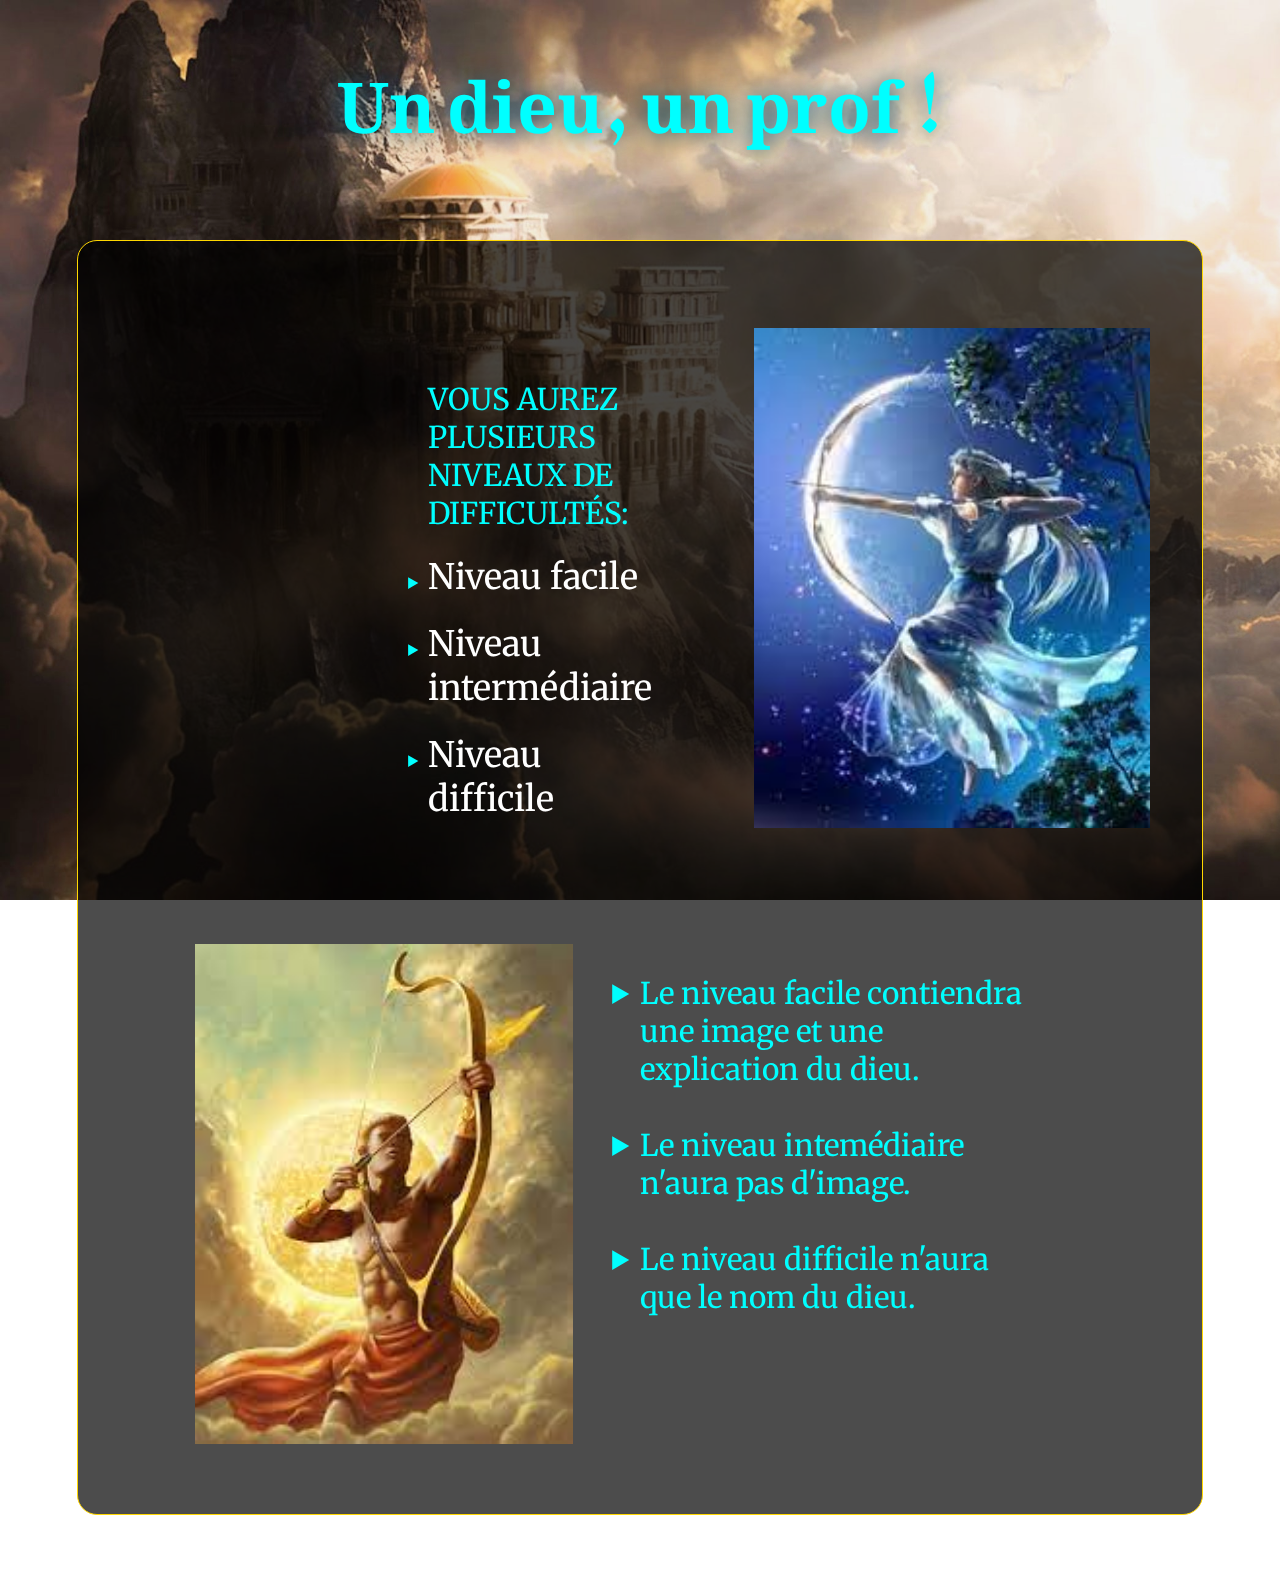
<file: Site profs/index.html>
<!DOCTYPE html> 
<html lang="fr">
    <head>
        <meta charset="UTF-8">
        <meta http-equiv="X-UA-Compatible" content="IE=edge">
        <meta name="viewport" content="width=device-width, initial-scale=1.0">
        <link rel="stylesheet" href="styles.css">
        <title>Un dieu, un prof !</title>
        <link rel="preconnect" href="https://fonts.googleapis.com"><link rel="preconnect" href="https://fonts.gstatic.com" crossorigin><link href="https://fonts.googleapis.com/css2?family=Merriweather:ital,wght@0,400;0,700;1,700&display=swap" rel="stylesheet">
    </head>
    <body class="Menu">
        <div class="background-image" style="background-image: url(images/FondOlympe2.jpg);"></div>
        <main>
            <h1 class="titre" style="margin-bottom: 65px;">Un dieu, un prof !</h1>
            <section>
                <div class="niveaux">
                    <div class="Artémisliens">
                        <div class="liens">
                            <br><br><br>
                            <p style="text-transform: uppercase;">Vous aurez plusieurs niveaux de difficultés:</p>
                            <br>
                            <ul>
                                <li><a href="NiveauFacile.html">Niveau facile</a></li>
                                <br>
                                <li><a href="NiveauIntermediaire.html">Niveau intermédiaire</a></li>
                                <br>
                                <li><a href="NiveauDifficile.html">Niveau difficile</a></li>
                                <br>
                            </ul>
                        </div>
                        <img class="Artémis" src="images/Artémis.jpeg" alt="image d'Artémis">
                    </div>
                    <div class="Appolonexplication">
                        <img class="Appolon" src="images/Appolon.jpg" alt="image d'Appolon">
                        <ul class="explication">
                            <li>Le niveau facile contiendra une image et une explication du dieu.</li>
                            <br>
                            <li>Le niveau intemédiaire n'aura pas d'image.</li>
                            <br>
                            <li>Le niveau difficile n'aura que le nom du dieu.</li>
                        </ul>
                    </div>
                </div>
            </section>
        </main>
    </body>
</html>
</file>
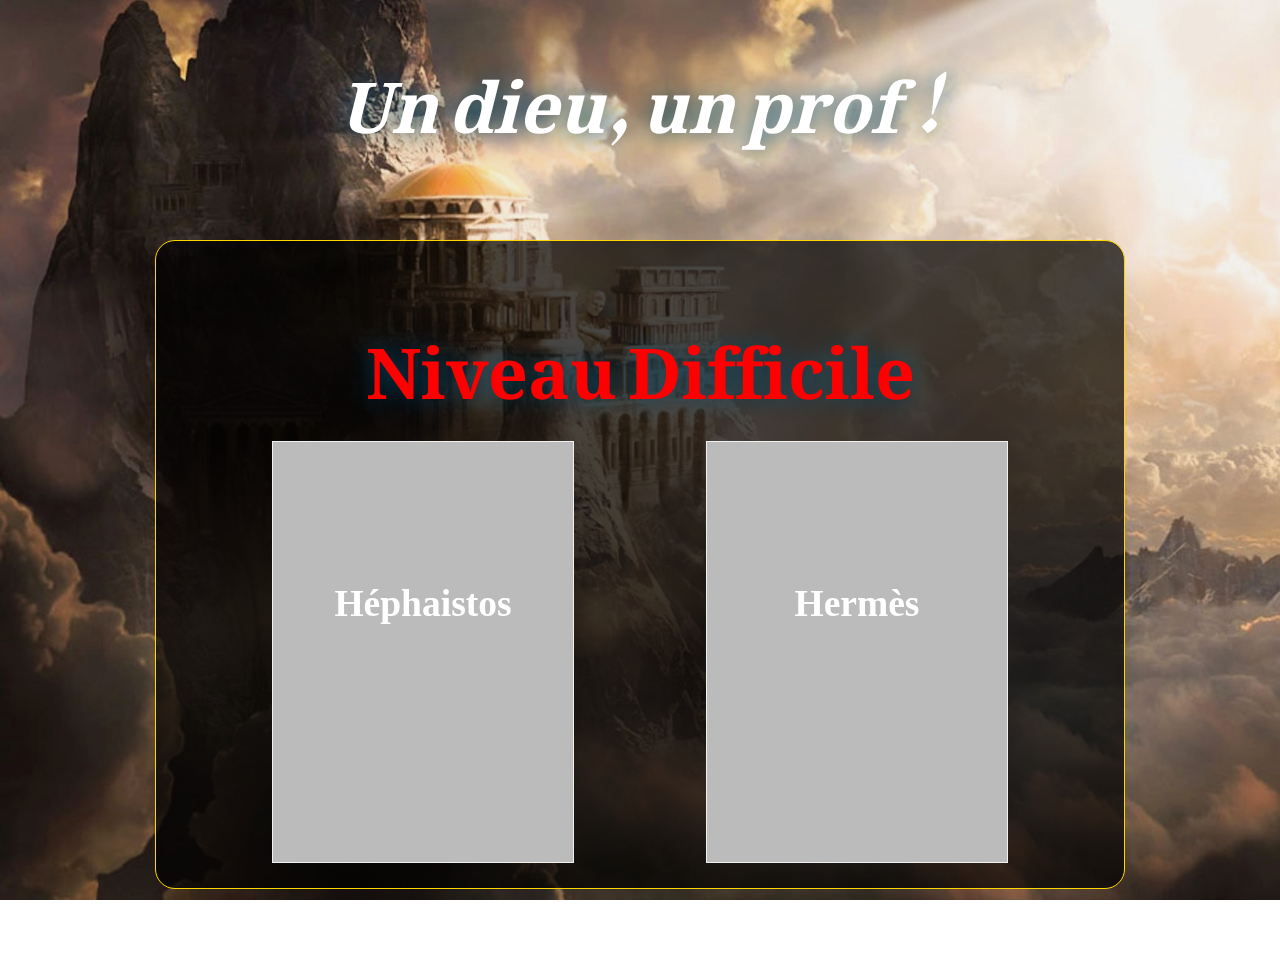
<file: Site profs/NiveauDifficile.html>
<!DOCTYPE html> 
<html>
    <head>
        <link rel="stylesheet" href="styles.css">
        <title>Un dieu, un prof! niveau difficile</title>
    </head>
    <body class="NiveauDifficile">
        <div class="background-image" style="background-image: url(images/FondOlympe2.jpg);"></div>
        <main>
            <a href="index.html"><h1 class="titre" style="margin-bottom: 65px;">Un dieu, un prof !</h1></a>
            <section>
                <div class="niveaux" style="width: 60%; padding: 25px 100px;">
                    <div>
                        <h1 class="titre" id="niveauInter" style="color: red;">Niveau Difficile</h1>
                        <div class="grid2">
                            <!--CODE POUR UNE CARTE QUI SE RETOURNE-->
                            <div class="content-card">
                                <div class="flip-card">
                                    <div class="flip-card-inner">
                                        <div class="flip-card-front">
                                            <br><br><br><br><br>
                                            <h2>Héphaistos</h2>
                                        </div>
                                        <div class="flip-card-back">
                                            <br><br><br><br><br>
                                            <h2>Hélédut</h2>
                                            <p>Prof de ITEC</p>
                                        </div>
                                    </div>
                                </div>
                            </div>
                            <!--CODE POUR UNE CARTE QUI SE RETOURNE-->
                            <div class="content-card">
                                <div class="flip-card">
                                    <div class="flip-card-inner">
                                        <div class="flip-card-front">
                                            <br><br><br><br><br>
                                            <h2>Hermès</h2>
                                        </div>
                                        <div class="flip-card-back">
                                            <br><br><br><br><br>
                                            <h2>Arbelet</h2>
                                            <p>Prof de Histoire-Géo</p>
                                        </div>
                                    </div>
                                </div>
                            </div>
                        </div>
                    </div>
                </div>
            </section>
        </main>
    </body>
</html>
</file>
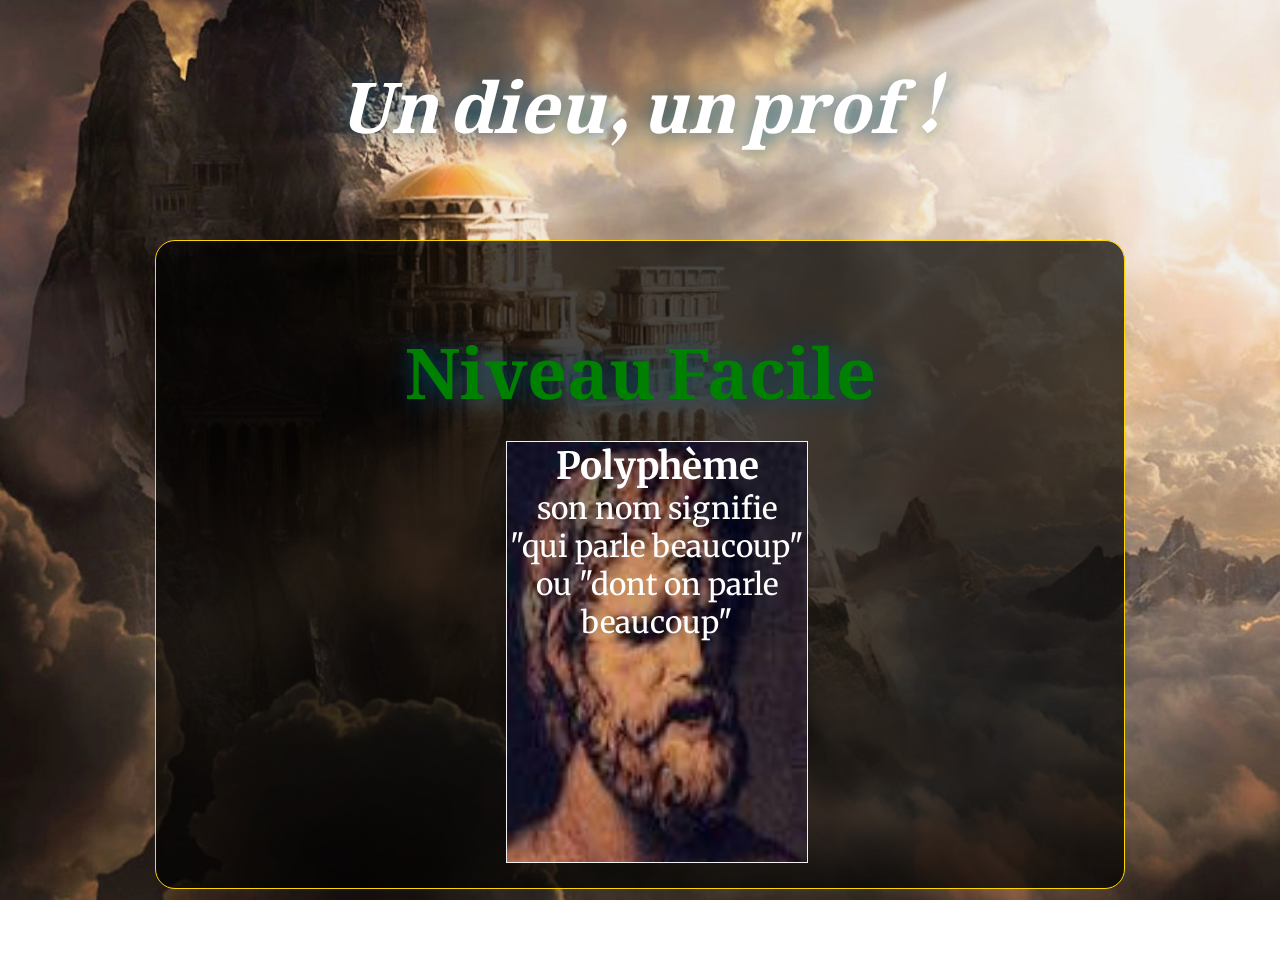
<file: Site profs/NiveauFacile.html>
<!DOCTYPE html>
<html lang="fr">
    <head>
        <meta charset="UTF-8">
        <meta http-equiv="X-UA-Compatible" content="IE=edge">
        <meta name="viewport" content="width=device-width, initial-scale=1.0">
        <link rel="stylesheet" href="styles.css">
        <title>Un dieu, un prof ! niveau facile</title>
        <link rel="preconnect" href="https://fonts.googleapis.com"><link rel="preconnect" href="https://fonts.gstatic.com" crossorigin><link href="https://fonts.googleapis.com/css2?family=Merriweather:ital,wght@0,400;0,700;1,700&display=swap" rel="stylesheet">
    </head>
    <body class="NiveauFacile">
        <div class="background-image" style="background-image: url(images/FondOlympe2.jpg);"></div>
        <main>
            <a href="index.html"><h1 class="titre" style="margin-bottom: 65px;">Un dieu, un prof !</h1></a>
            <section>
                <div class="niveaux" style="width: 60%; padding: 25px 100px;align-items:center;">
                    <div>
                        <h1 class="titre" id="niveauFacile" style="color: green;">Niveau Facile</h1>
                        <div style="margin-left: 250px;">
                            <!--CODE POUR UNE CARTE QUI SE RETOURNE-->
                            <div class="content-card">
                                <div class="flip-card">
                                    <div class="flip-card-inner">
                                        <div class="flip-card-front">
                                            <h2>Polyphème</h2>
                                            <p>son nom signifie "qui parle beaucoup" ou "dont on parle beaucoup"</p>
                                            <img src="images/Polyphème.jpg" alt="Avatar">
                                        </div>
                                        <div class="flip-card-back" style="align-items:center;">
                                            <br><br><br><br>
                                            <h1>Appavou</h1>
                                            <p>Prof de SIN</p>
                                        </div>
                                    </div>
                                </div>
                            </div>
                        </div>
                    </div>
                </div>
            </section>
        </main>
    </body>
</html>
</file>
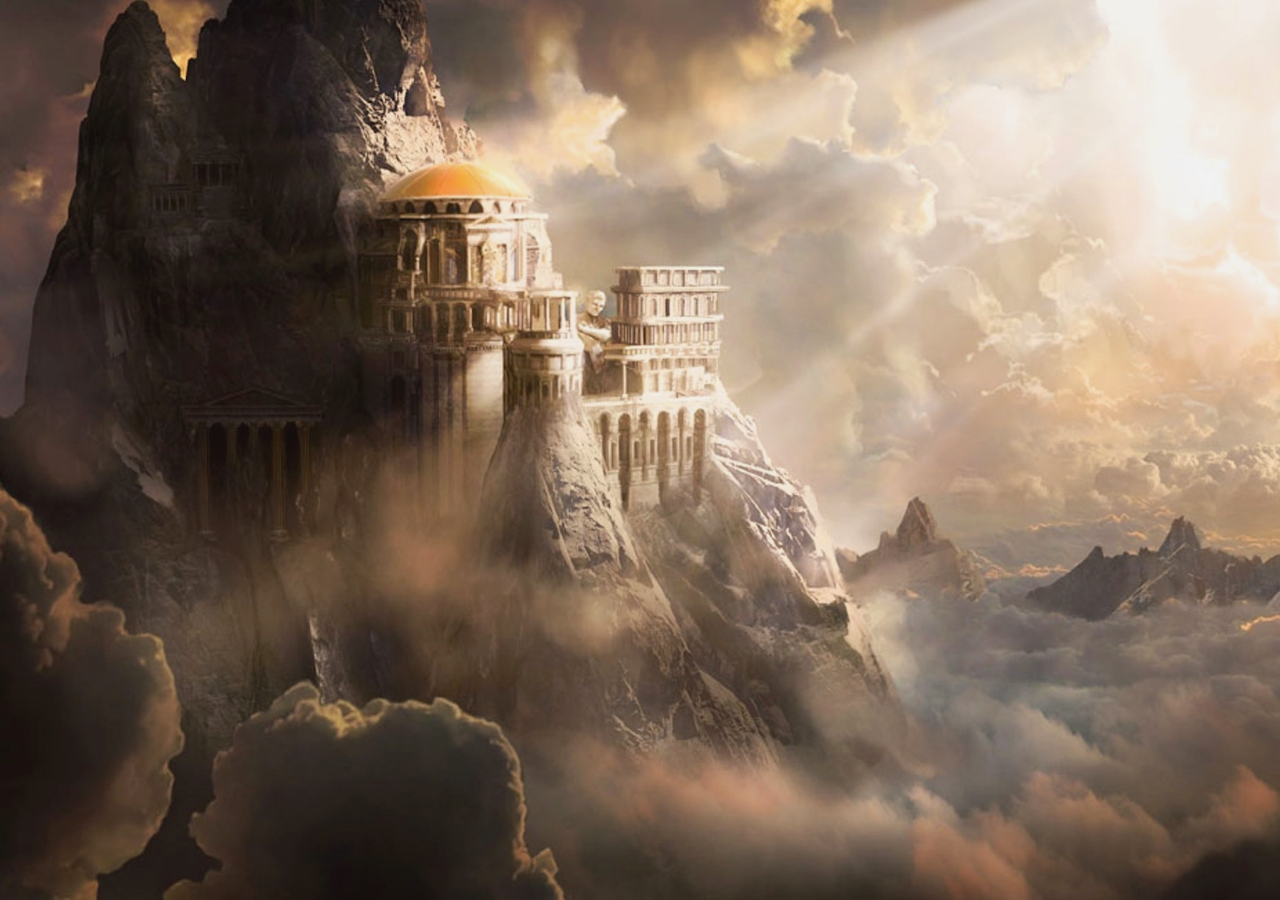
<file: Site profs/NiveauImpossible.html>
<!DOCTYPE html> 
<html>
    <head>
        <link rel="stylesheet" href="styles.css">
        <title>Un dieu, un prof! niveau impossible</title>
    </head>
    <body>
        <div class="background-image" style="background-image: url(images/FondOlympe2.jpg);"></div>
    </body>
</file>
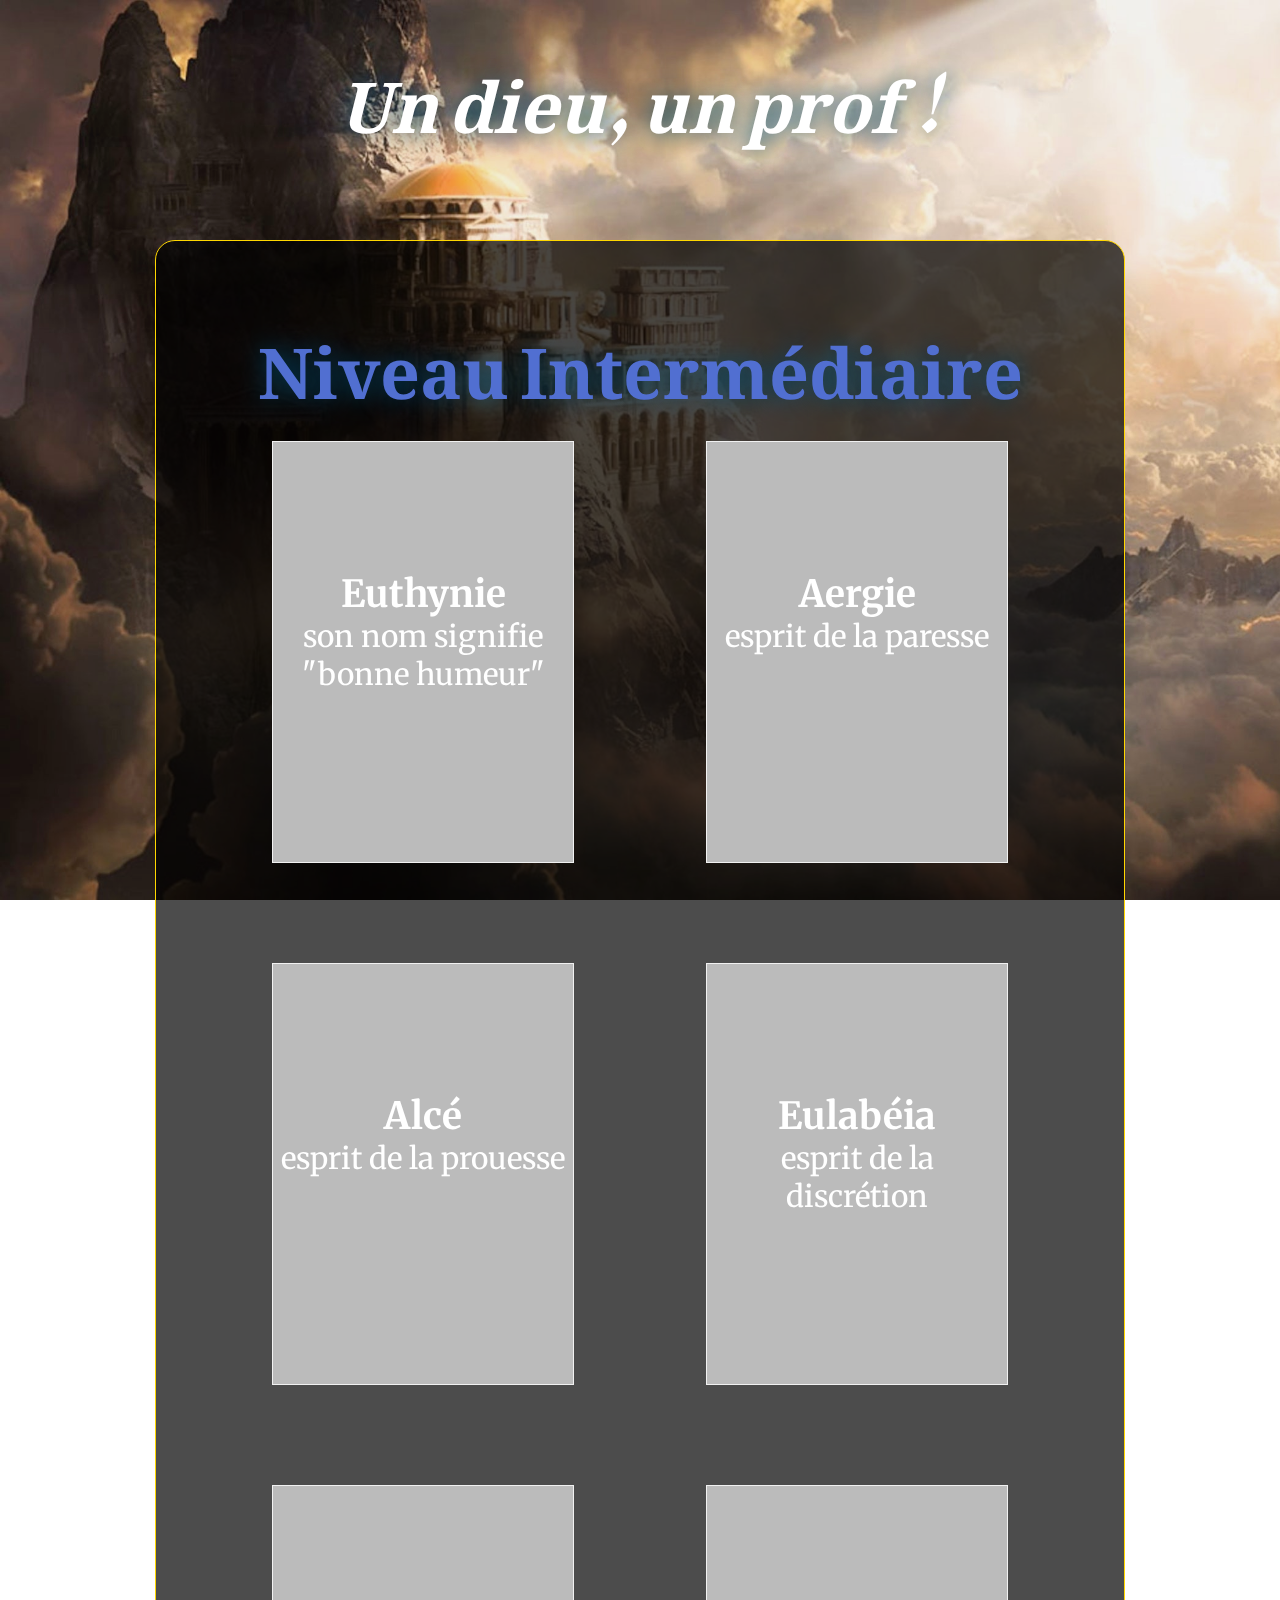
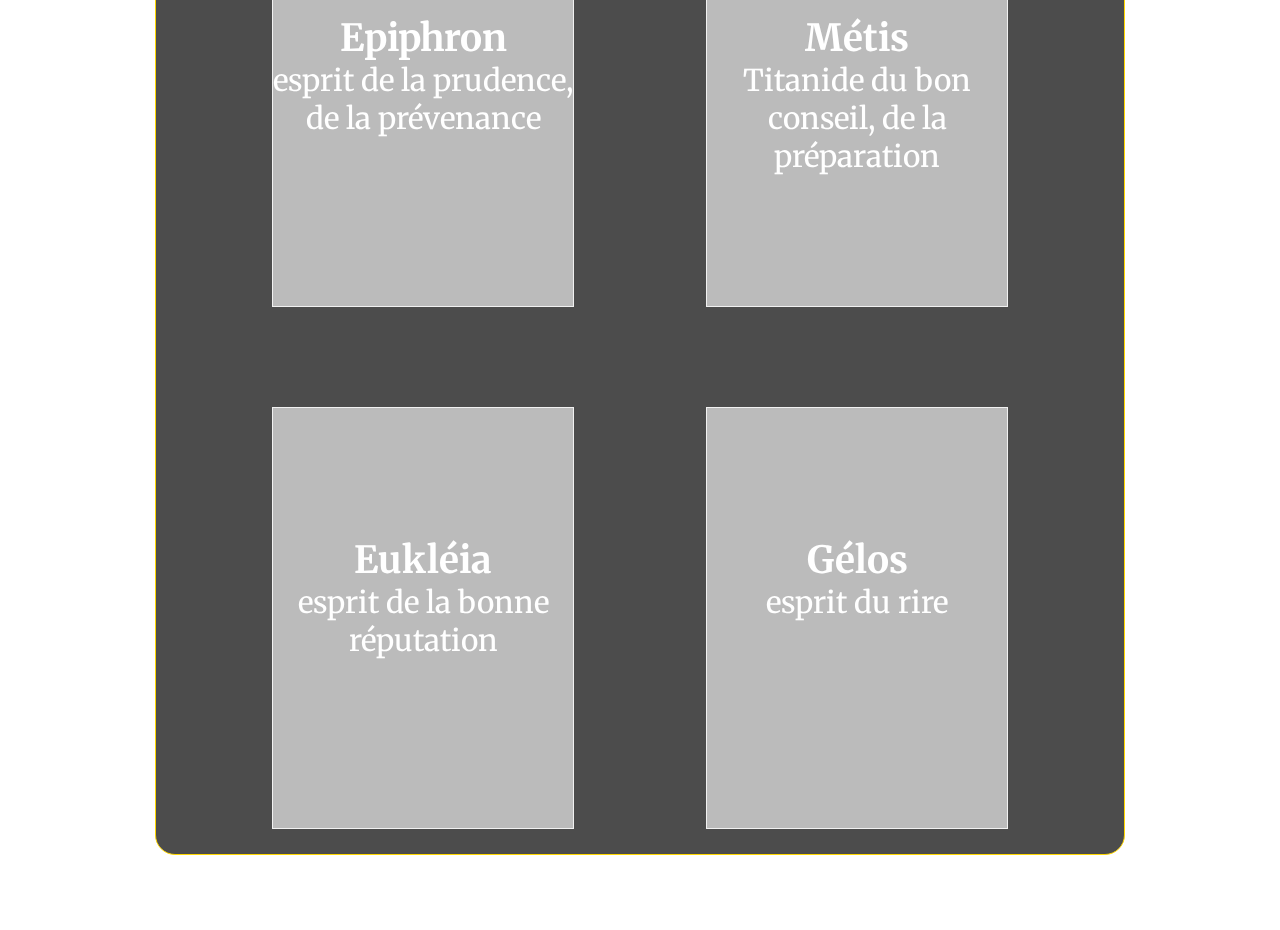
<file: Site profs/NiveauIntermediaire.html>
<!DOCTYPE html>
<html lang="fr">
    <head>
        <meta charset="UTF-8">
        <meta http-equiv="X-UA-Compatible" content="IE=edge">
        <meta name="viewport" content="width=device-width, initial-scale=1.0">
        <link rel="stylesheet" href="styles.css">
        <title>Un dieu, un prof ! niveau facile</title>
        <link rel="preconnect" href="https://fonts.googleapis.com"><link rel="preconnect" href="https://fonts.gstatic.com" crossorigin><link href="https://fonts.googleapis.com/css2?family=Merriweather:ital,wght@0,400;0,700;1,700&display=swap" rel="stylesheet">
    </head>
    <body class="NiveauIntermédiaire">
        <div class="background-image" style="background-image: url(images/FondOlympe2.jpg);"></div>
        <main>
            <a href="index.html"><h1 class="titre" style="margin-bottom: 65px;">Un dieu, un prof !</h1></a>
            <section>
                <div class="niveaux" style="width: 60%; padding: 25px 100px;">
                    <div>
                        <h1 class="titre" id="niveauInter" style="color: rgb(81, 111, 209);">Niveau Intermédiaire</h1>
                        <div class="grid2">
                            <!--CODE POUR UNE CARTE QUI SE RETOURNE-->
                            <div class="content-card">
                                <div class="flip-card">
                                    <div class="flip-card-inner">
                                        <div class="flip-card-front">
                                            <br><br><br><br>
                                            <h2>Euthynie</h2>
                                            <p>son nom signifie "bonne humeur"</p>
                                        </div>
                                        <div class="flip-card-back">
                                            <br><br><br><br>
                                            <h1>Odam</h1>
                                            <p>Prof de Philo</p>
                                        </div>
                                    </div>
                                </div>
                            </div>
                            <!--CODE POUR UNE CARTE QUI SE RETOURNE-->
                            <div class="content-card">
                                <div class="flip-card">
                                    <div class="flip-card-inner">
                                        <div class="flip-card-front">
                                            <br><br><br><br>
                                            <h2>Aergie</h2>
                                            <p>esprit de la paresse</p>
                                        </div>
                                        <div class="flip-card-back">
                                            <br><br><br><br>
                                            <h1>Roux</h1>
                                            <p>Prof de SIN</p>                                        
                                        </div>
                                    </div>
                                </div>
                            </div>
                            <!--CODE POUR UNE CARTE QUI SE RETOURNE-->
                            <div class="content-card">
                                <div class="flip-card">
                                    <div class="flip-card-inner">
                                        <div class="flip-card-front">
                                            <br><br><br><br>
                                            <h2>Alcé</h2>
                                            <p>esprit de la prouesse</p>
                                        </div>
                                        <div class="flip-card-back">
                                            <br><br><br><br>
                                            <h1>Gilles</h1>
                                            <p>Ex-prof d'EE</p>                                        
                                        </div>
                                    </div>
                                </div>
                            </div>
                            <!--CODE POUR UNE CARTE QUI SE RETOURNE-->
                            <div class="content-card">
                                <div class="flip-card">
                                    <div class="flip-card-inner">
                                        <div class="flip-card-front">
                                            <br><br><br><br>
                                            <h2>Eulabéia</h2>
                                            <p>esprit de la discrétion</p>
                                        </div>
                                        <div class="flip-card-back">
                                            <br><br><br><br>
                                            <h1>Michelet</h1>
                                            <p>Prof d'ETLV</p>                                        
                                        </div>
                                    </div>
                                </div>
                            </div>
                            <!--CODE POUR UNE CARTE QUI SE RETOURNE-->
                            <div class="content-card">
                                <div class="flip-card">
                                    <div class="flip-card-inner">
                                        <div class="flip-card-front">
                                            <br><br><br><br>
                                            <h2>Epiphron</h2>
                                            <p>esprit de la prudence, de la prévenance</p>
                                        </div>
                                        <div class="flip-card-back">
                                            <br><br><br><br>
                                            <h1>Bernabé</h1>
                                            <p>Prof de Français</p>                                        
                                        </div>
                                    </div>
                                </div>
                            </div>
                            <!--CODE POUR UNE CARTE QUI SE RETOURNE-->
                            <div class="content-card">
                                <div class="flip-card">
                                    <div class="flip-card-inner">
                                        <div class="flip-card-front">
                                            <br><br><br><br>
                                            <h2>Métis</h2>
                                            <p>Titanide du bon conseil, de la préparation</p>
                                        </div>
                                        <div class="flip-card-back">
                                            <br><br><br><br>
                                            <h1>Gérion</h1>
                                            <p>Prof de Maths</p>                                        
                                        </div>
                                    </div>
                                </div>
                            </div>
                            <!--CODE POUR UNE CARTE QUI SE RETOURNE-->
                            <div class="content-card">
                                <div class="flip-card">
                                    <div class="flip-card-inner">
                                        <div class="flip-card-front">
                                            <br><br><br><br>
                                            <h2>Eukléia</h2>
                                            <p>esprit de la bonne réputation</p>
                                        </div>
                                        <div class="flip-card-back">
                                            <br><br><br><br>
                                            <h1>Dutour</h1>
                                            <p>Prof de Physique-Chimie</p>                                        
                                        </div>
                                    </div>
                                </div>
                            </div>
                            <!--CODE POUR UNE CARTE QUI SE RETOURNE-->
                            <div class="content-card">
                                <div class="flip-card">
                                    <div class="flip-card-inner">
                                        <div class="flip-card-front">
                                            <br><br><br><br>
                                            <h2>Gélos</h2>
                                            <p>esprit du rire</p>
                                        </div>
                                        <div class="flip-card-back">
                                            <br><br><br><br>
                                            <h1>Canguihlem</h1>
                                            <p>Prof de Maths</p>                                        
                                        </div>
                                    </div>
                                </div>
                            </div>
                        </div>
                    </div>
                </div>
            </section>
        </main>
    </body>
</html>
</file>
<file: Site profs/styles.css>
/*GLOBAL*/

@import url('https://fonts.googleapis.com/css2?family=Noto+Nastaliq+Urdu:wght@500&display=swap');

* {
    margin: 0;
    padding: 0;

    font-family: 'Merriweather', serif;
}

body {
    font-size: 25px;
}

.background-image{
    width: 100%;
    height: 100%;
    background-attachment: fixed;
    background-size: cover;
    position: fixed;
    z-index: -1;
    filter: contrast(90%);
}

/*1ère page*/

.Menu {
    color:cyan;
}

.titre{
    font-size: 70px;
    font-family: 'Noto Nastaliq Urdu', serif;
    text-shadow: 0px 0px 25px #004768;
    text-align: center;

    /*line-height: 90px;*/
}

.niveaux{
    width: 80%;
    margin: auto;
    margin-bottom: 75px;
    padding: 70px 50px;
    border: 1px solid gold;
    border-radius: 20px;
    background-color: rgba(0, 0, 0, .7);
    display: block;
    overflow: hidden;
}

.Artémisliens {
    display: grid;
    grid-template-columns: repeat(2,1fr);
    gap: 100px;
}

.grid2 {
    display: grid;
    grid-template-columns: repeat(2,1fr);
    gap: 100px;
}

.liens{
    height: 100%;
    font-size: large;
    display: grid;
    float: left;
    margin-left: 300px;
    filter: contrast(120%);
}

a{
    color: white;
    text-decoration: none;
    font-size: 35px;
}
a:hover {
    font-style: italic;
    transform: scale(1.1);
}

p {
    font-size: 30px;
}

ul {
    list-style-type: disclosure-closed;
}

.niveaux img {
    min-height: 500px;
    margin: auto !important;
}

.Artémis {
    float: right;
    margin-right: 300px;
    height: 300px;
}

.Appolonexplication{
    margin-top: 100px;
    display: grid;
    grid-template-columns: repeat(2,1fr);
}

.Appolon{
    height: 300px;
    float: left;
    margin-left: 200px;
    margin-top: 50px;
}

.explication {
    margin-top: 30px;
    width: 75%;
    float: right;
    font-size: large;
    font-size: 30px;
}

/*NIVEAU FACILE*/

.NiveauFacile{
    color: #D6D6E7;
    align-items: center;
    justify-content: center;
    min-height: 150px;
}

/* FLIPPING CARD */

.content-card {
    display: block;
    margin: auto;
}

/* The flip card container */
            
.flip-card {
    background-color: transparent;
    width: 300px;
    height: 420px;
    border: 1px solid #f1f1f1;
    perspective: 1000px;
}
            
/* This container is needed to position the front and back side */
.flip-card-inner {
    position: relative;
    width: 100%;
    height: 100%;
    text-align: center;
    transition: transform 0.8s;
    transform-style: preserve-3d;
}
            
/* Do an horizontal flip when you move the mouse over the flip box container */
.flip-card:hover .flip-card-inner {
    transform: rotateY(180deg);
}
            
/* Position the front and back side */
.flip-card-front, .flip-card-back {
    position: absolute;
    width: 100%;
    height: 100%;
    -webkit-backface-visibility: hidden; /* Safari */
    backface-visibility: hidden;
}
            
/* Style the front side */
.flip-card-front {
    background-color: #bbb;
    color: black;
    overflow: hidden;               
}
            
/* Style the back side */
.flip-card-back {
    background-color: dodgerblue;
    color: white;
    transform: rotateY(180deg);
}

.content-card img {
    position: absolute;
    top: 0;
    right: 0;
    width: 100%;
}
.flip-card-front h2, .flip-card-front p {
    color: white;
    z-index: 1;
    position: relative;
}
</file>
